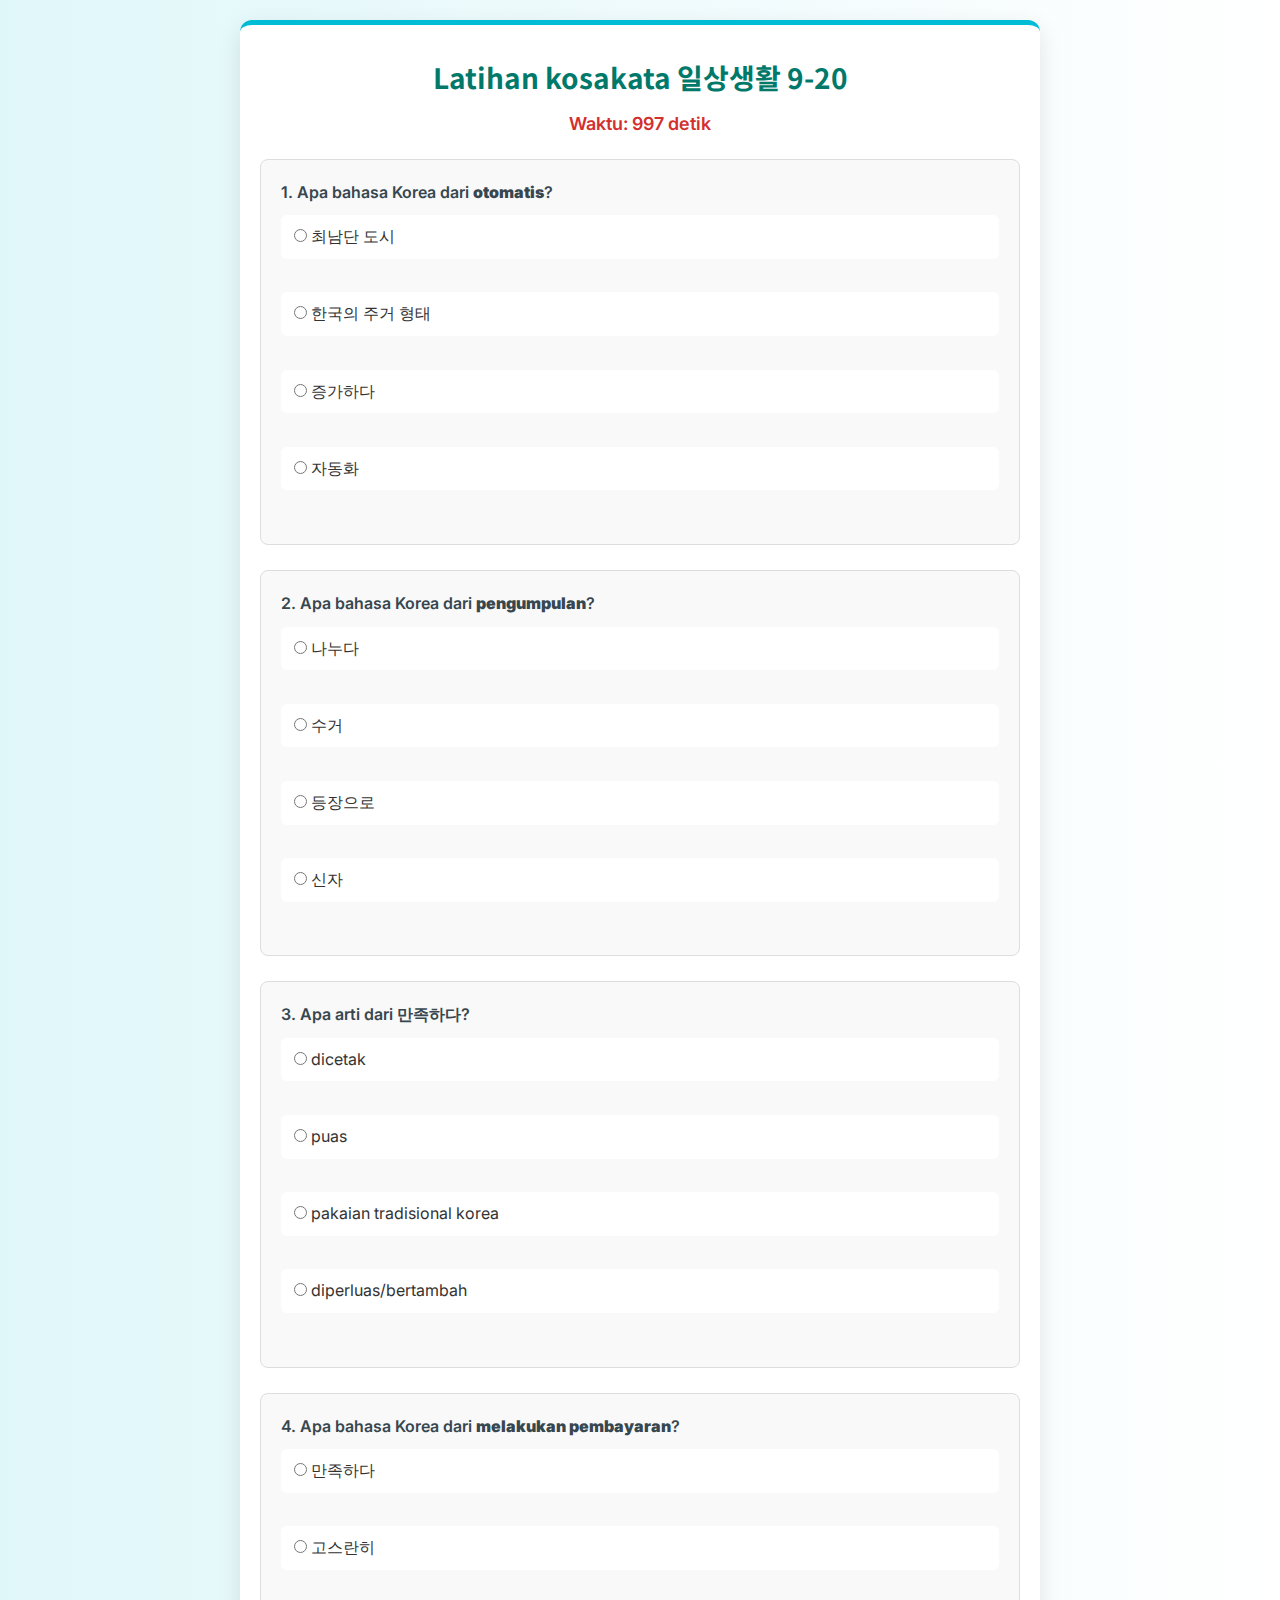
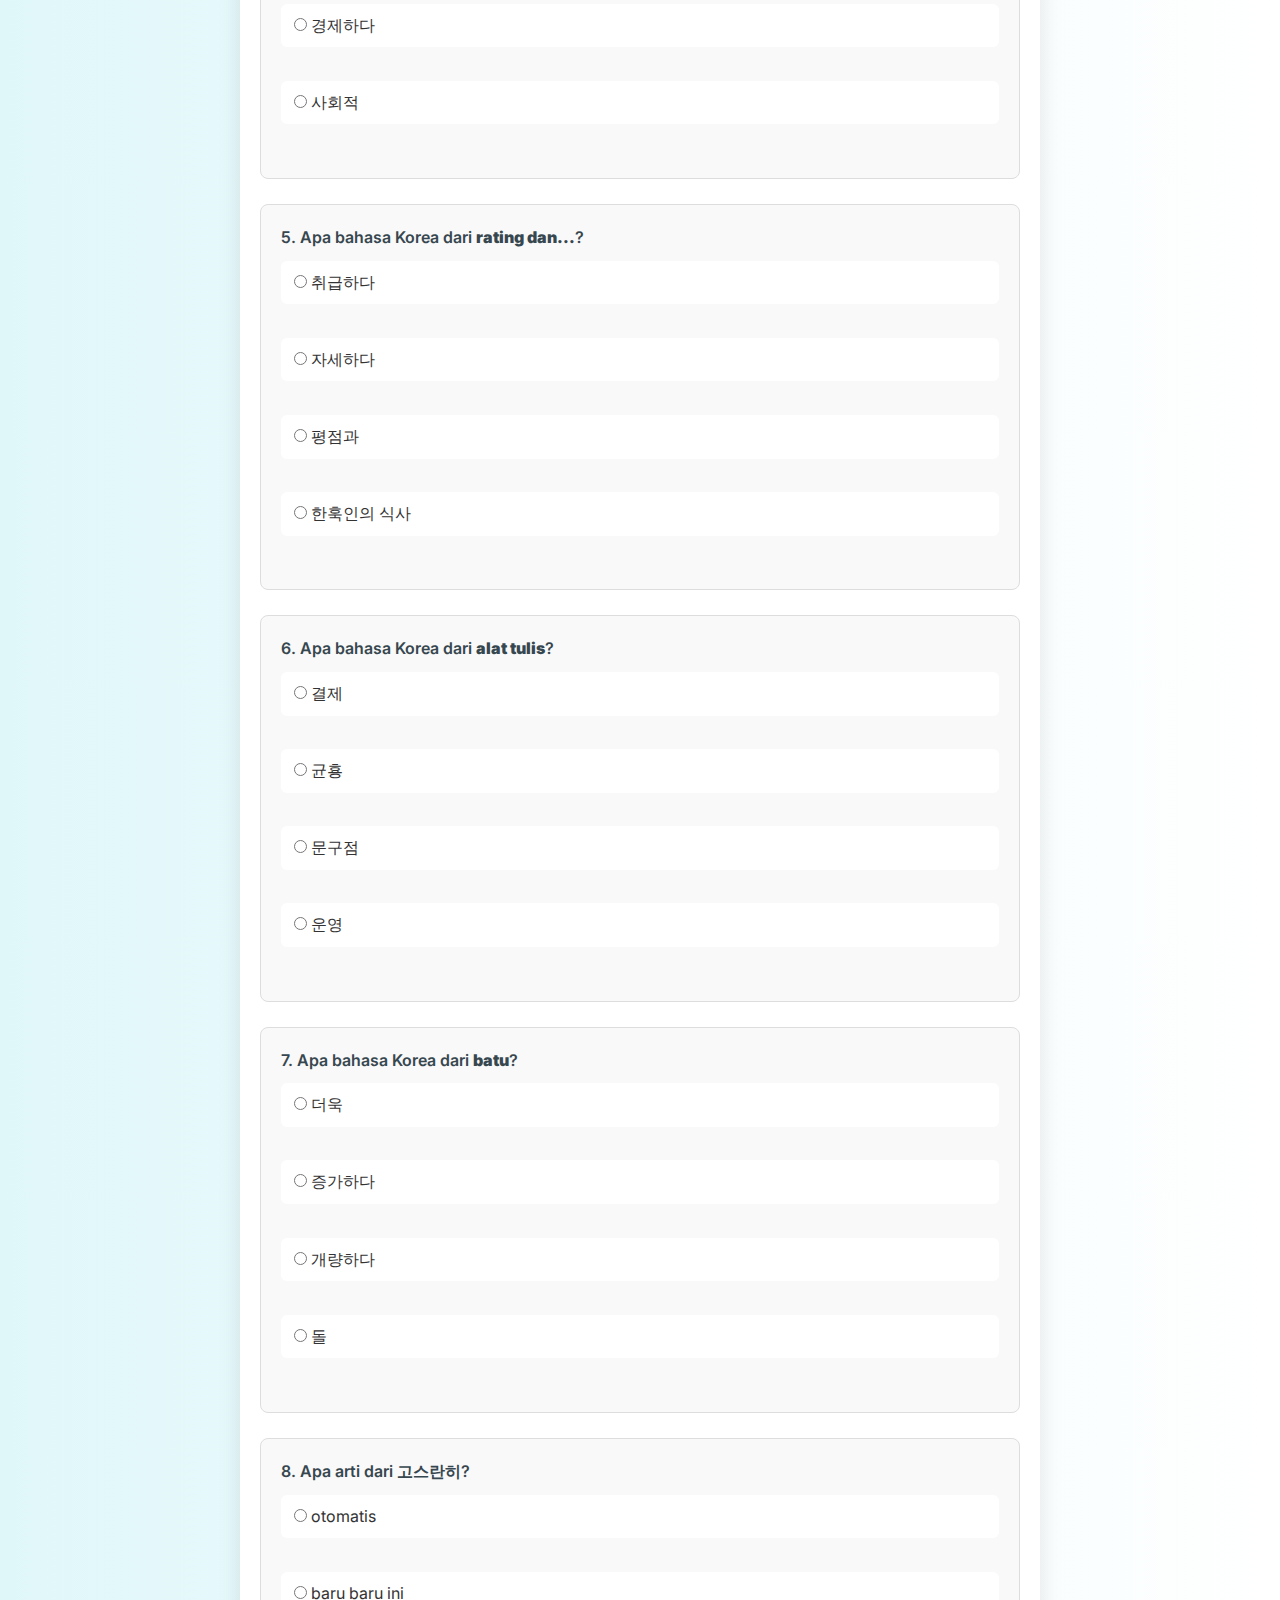
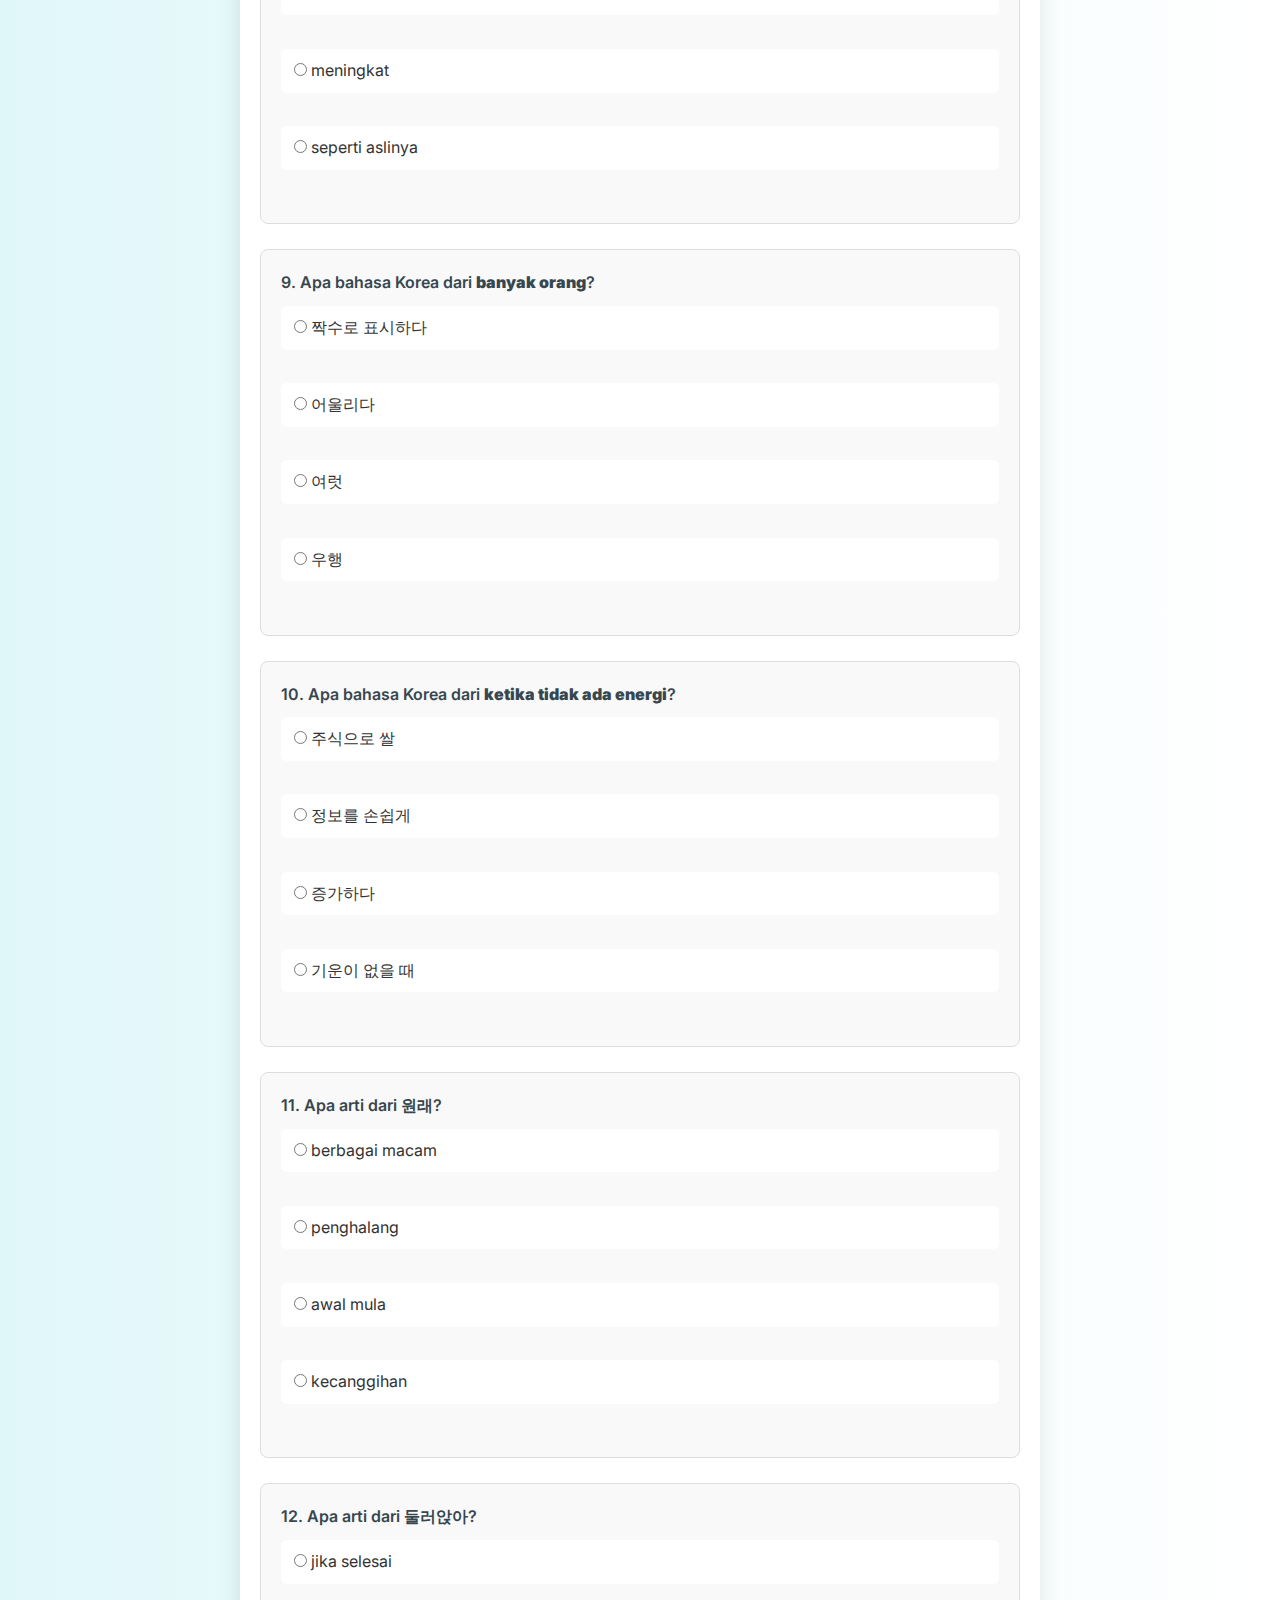
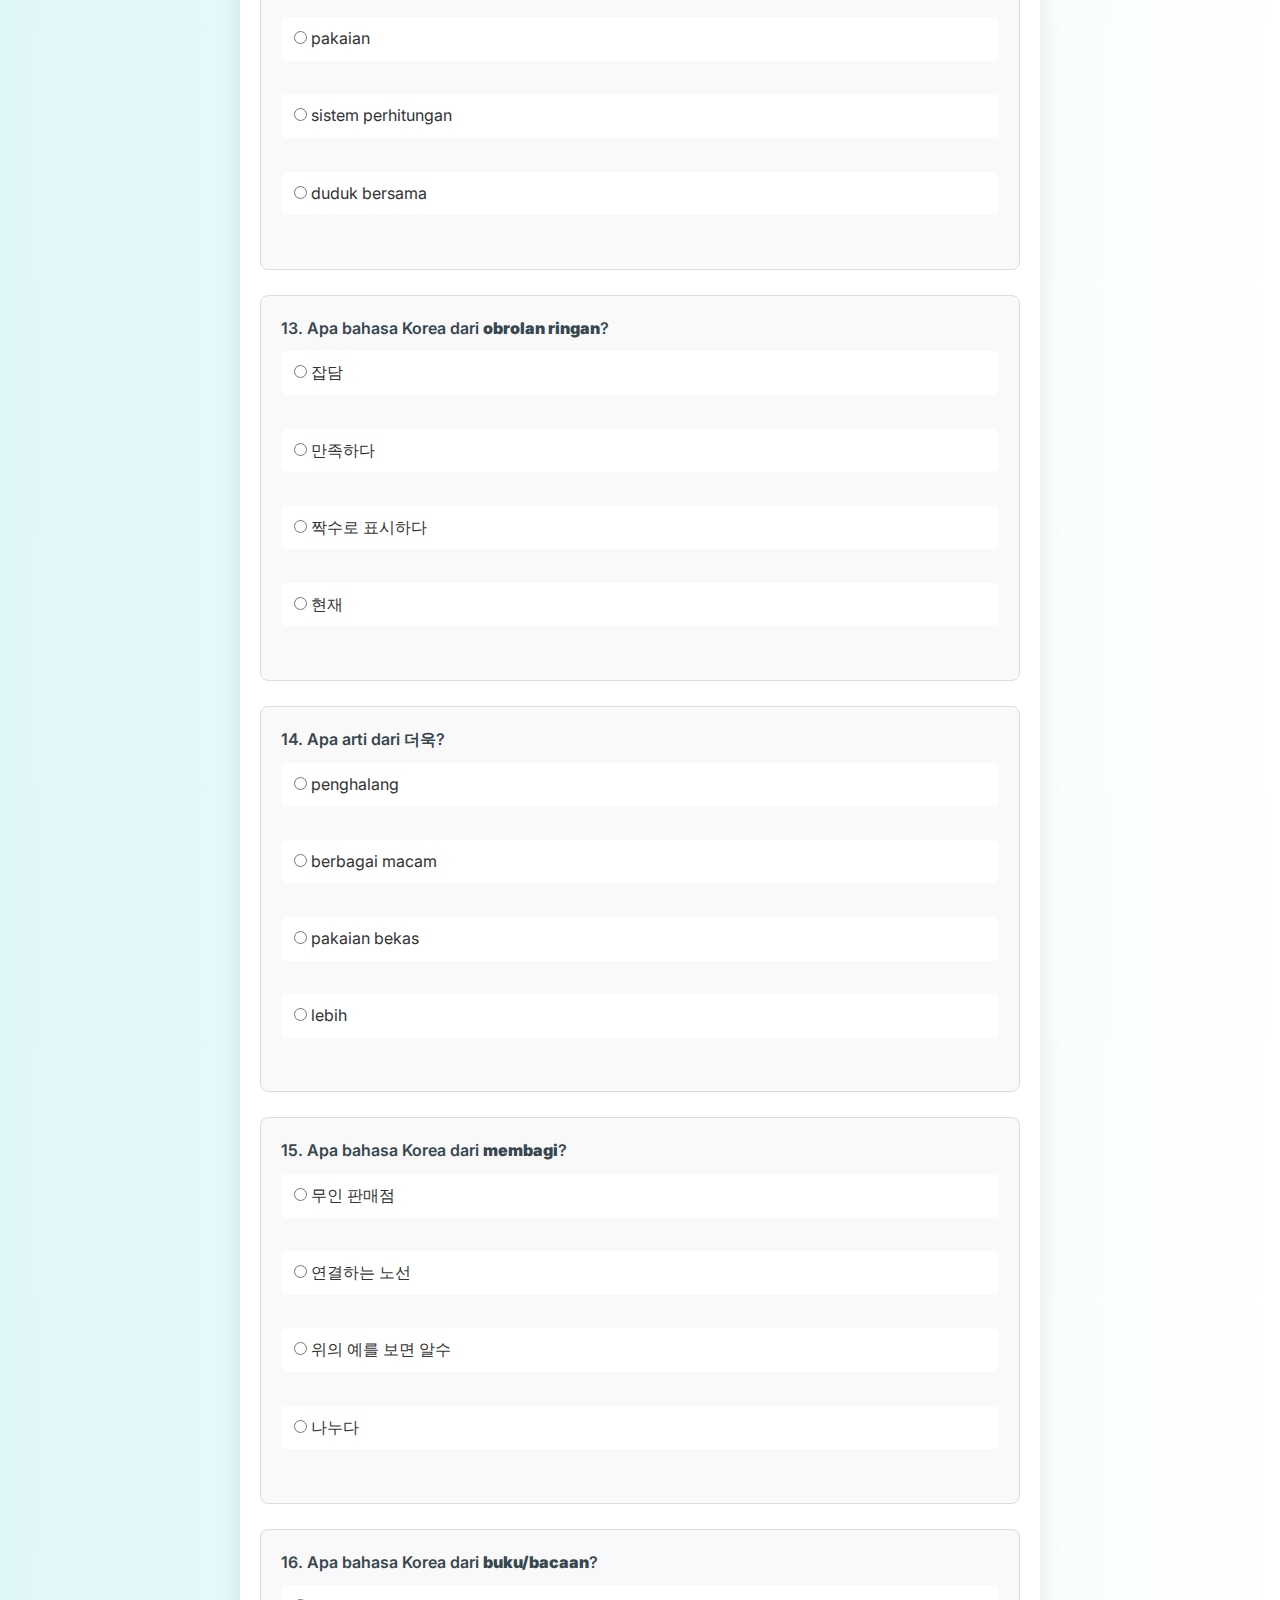
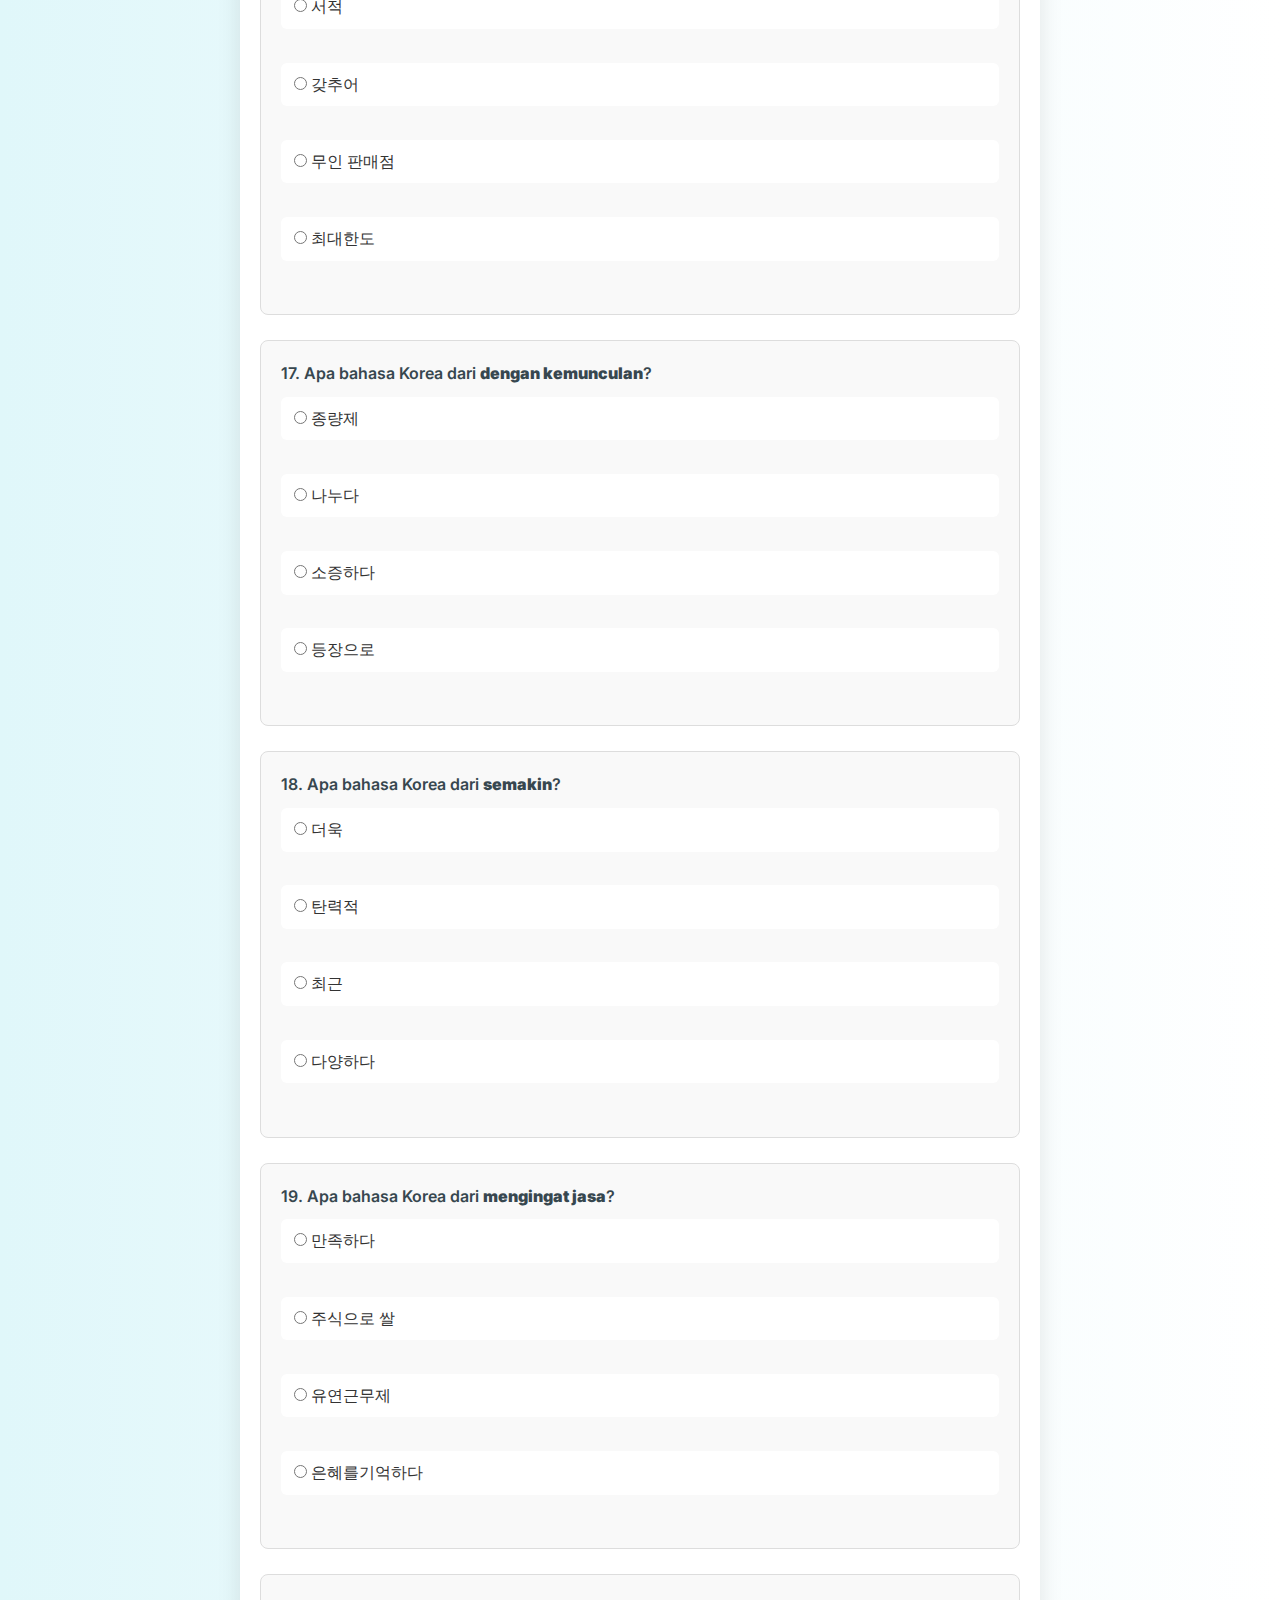
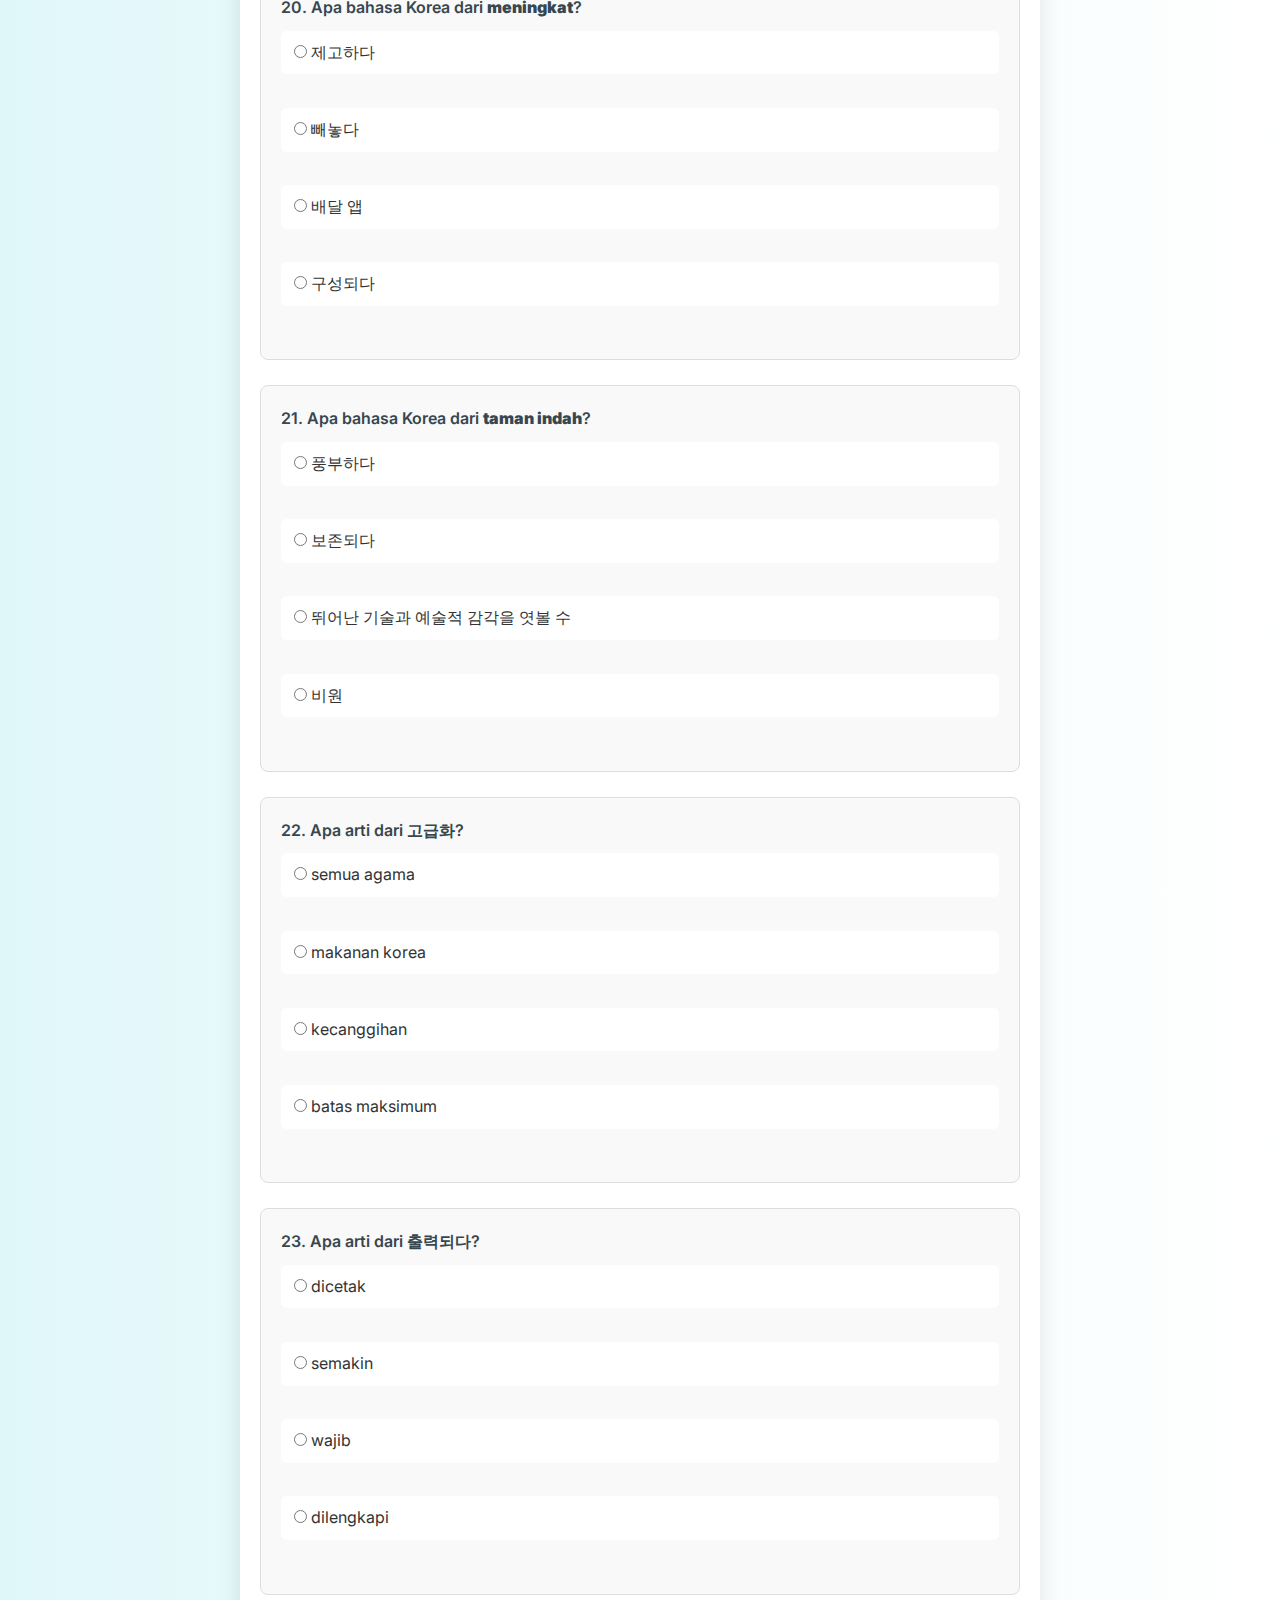
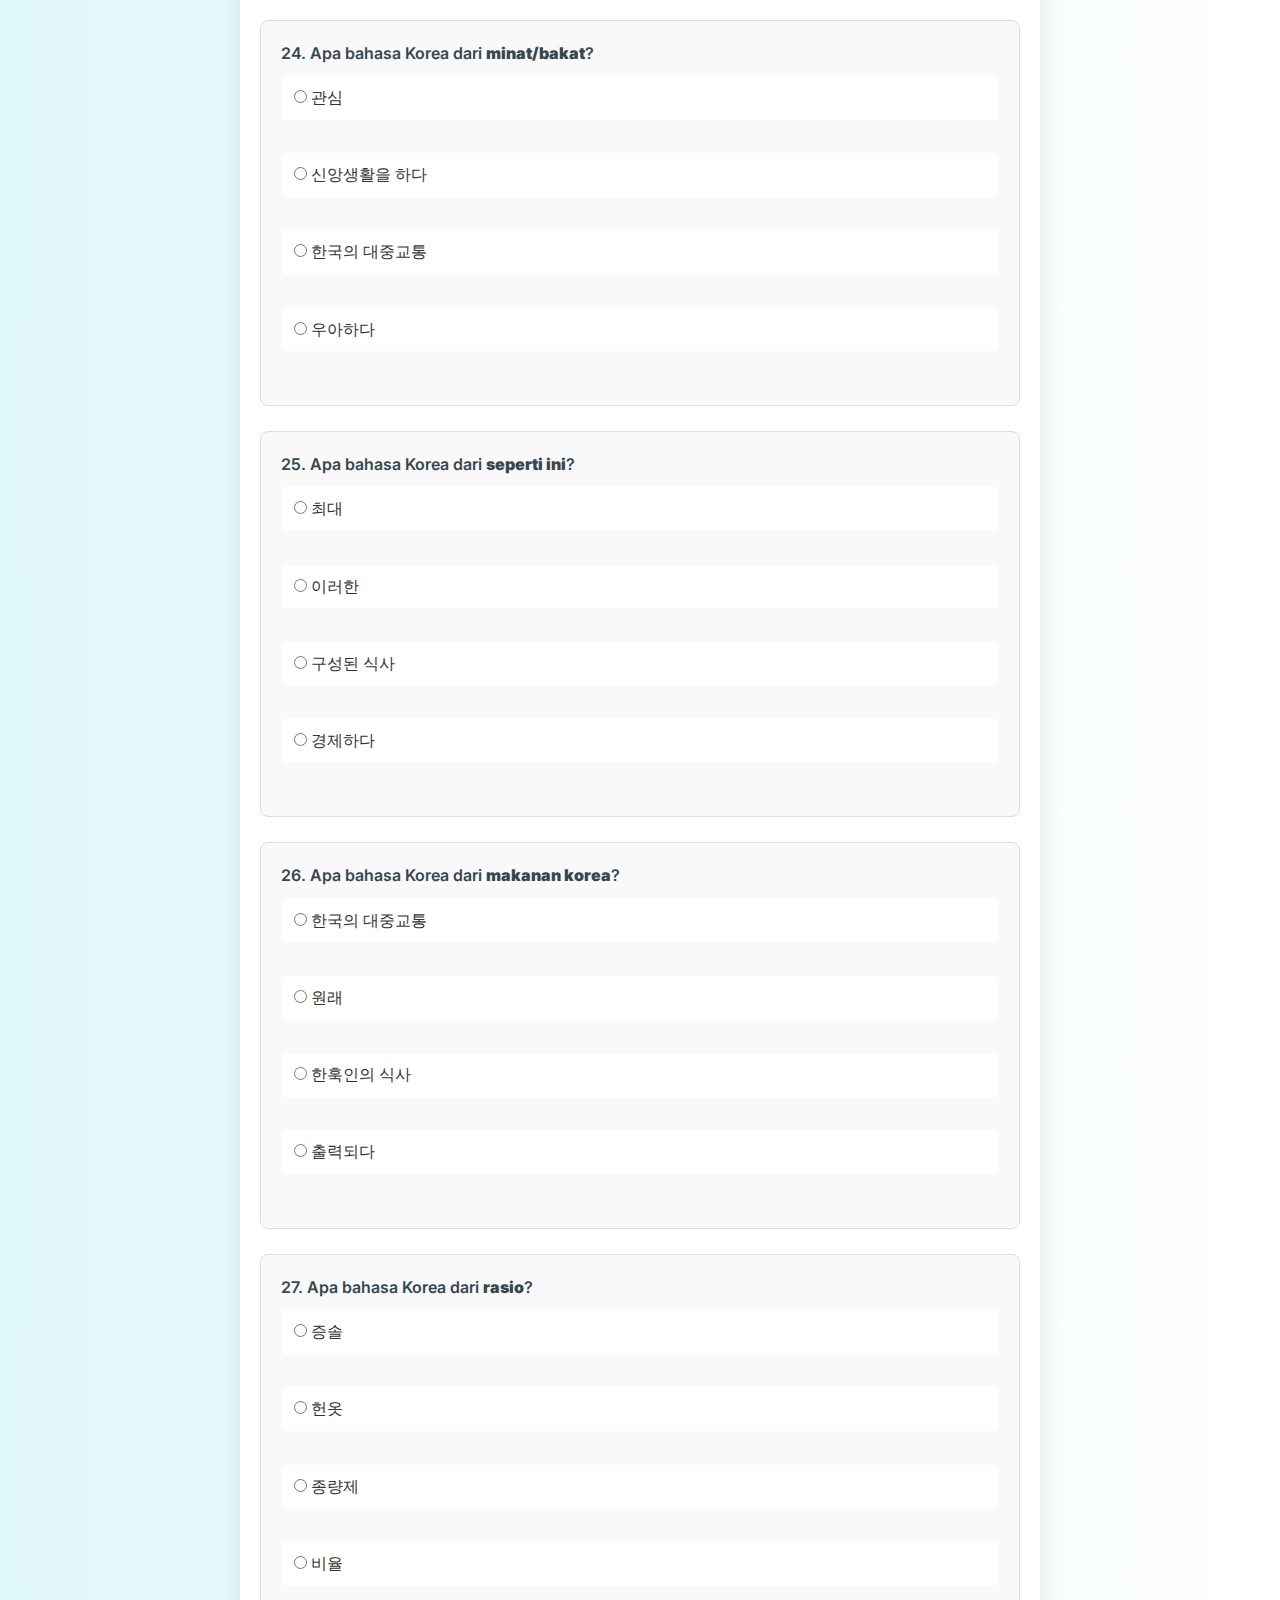
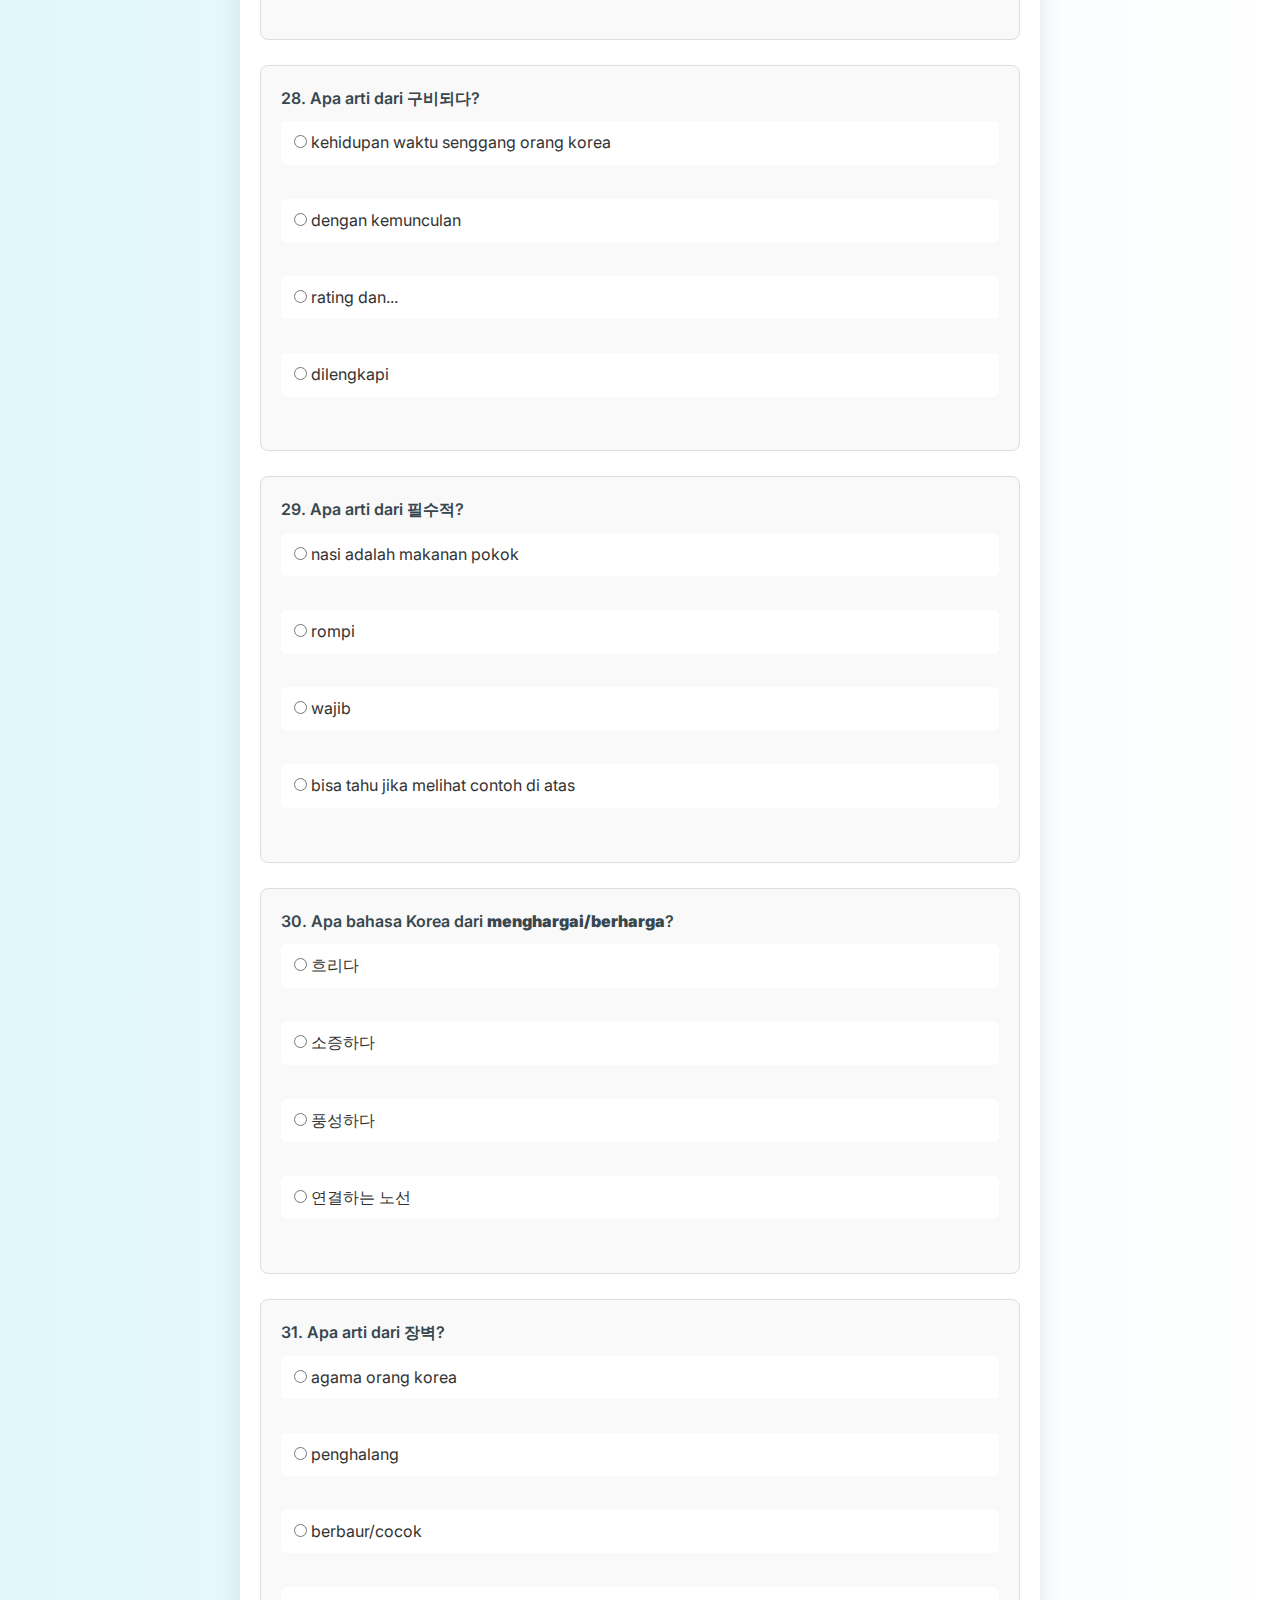
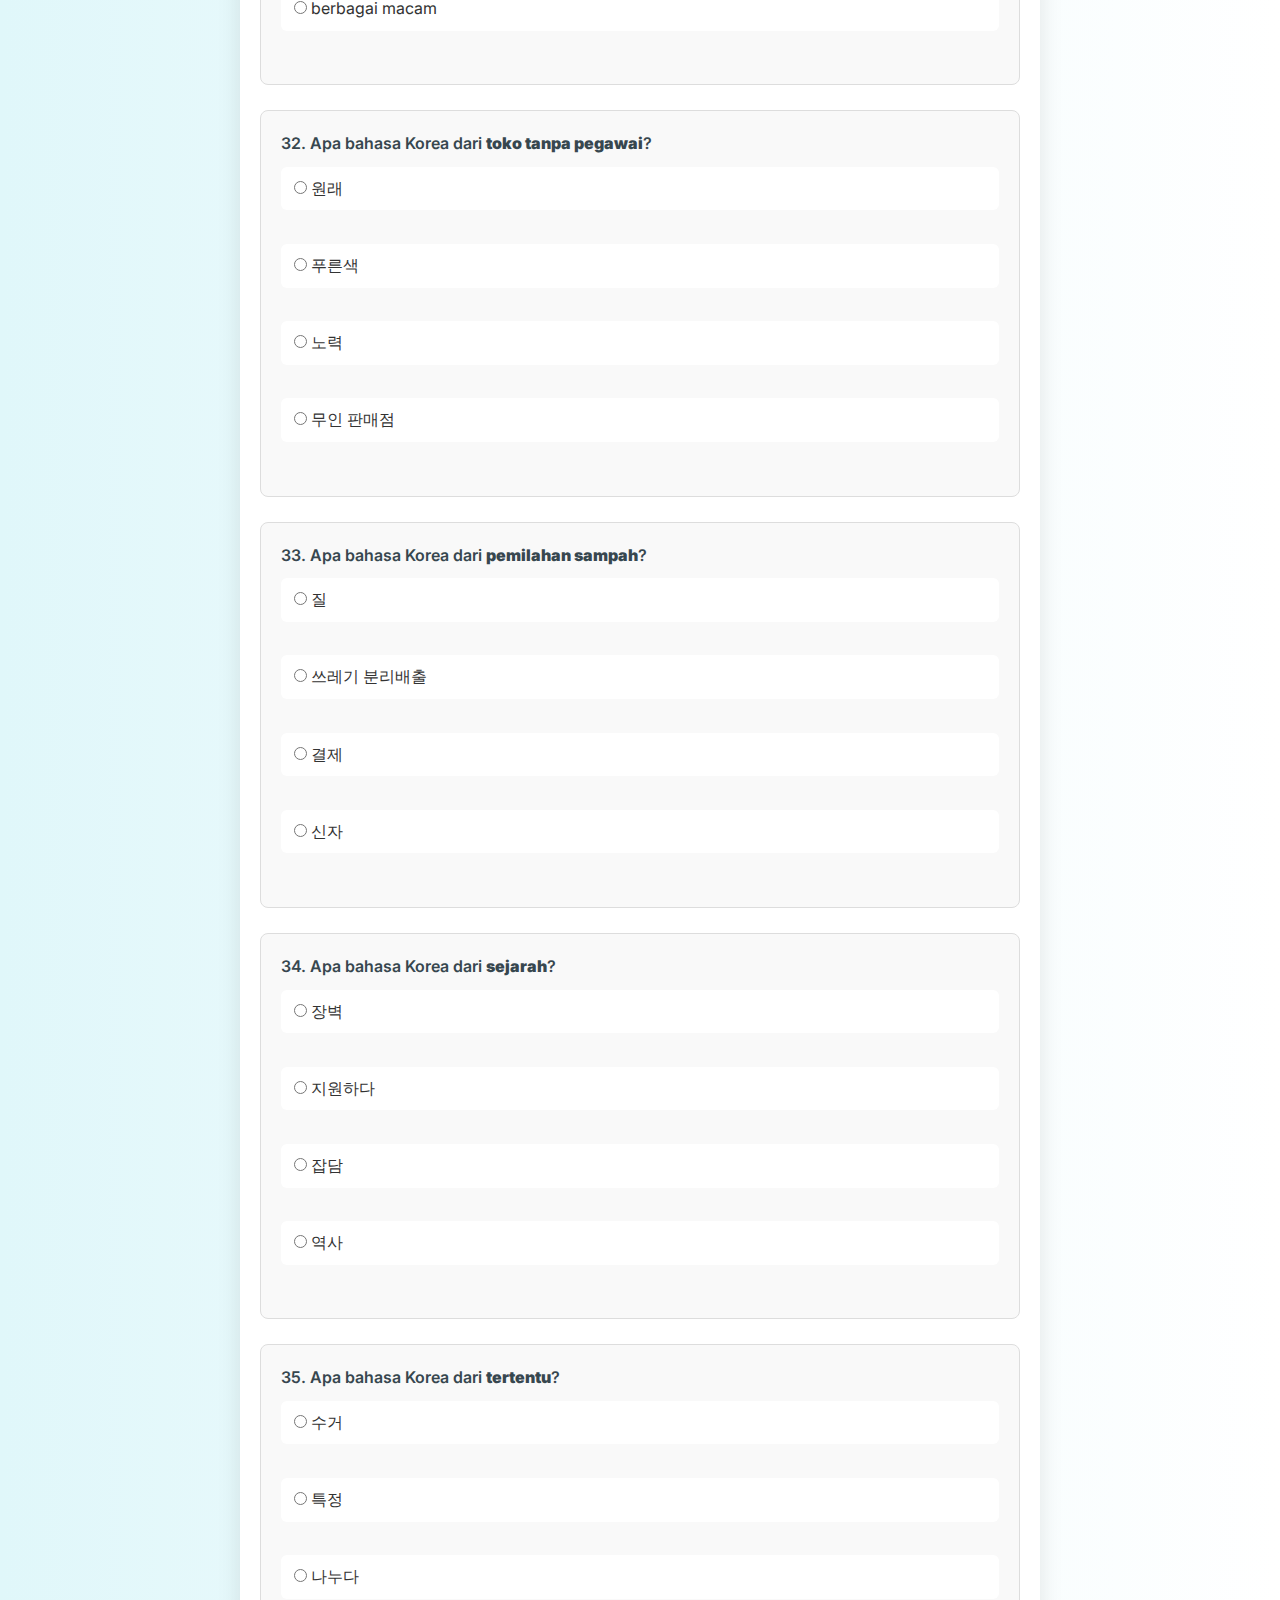
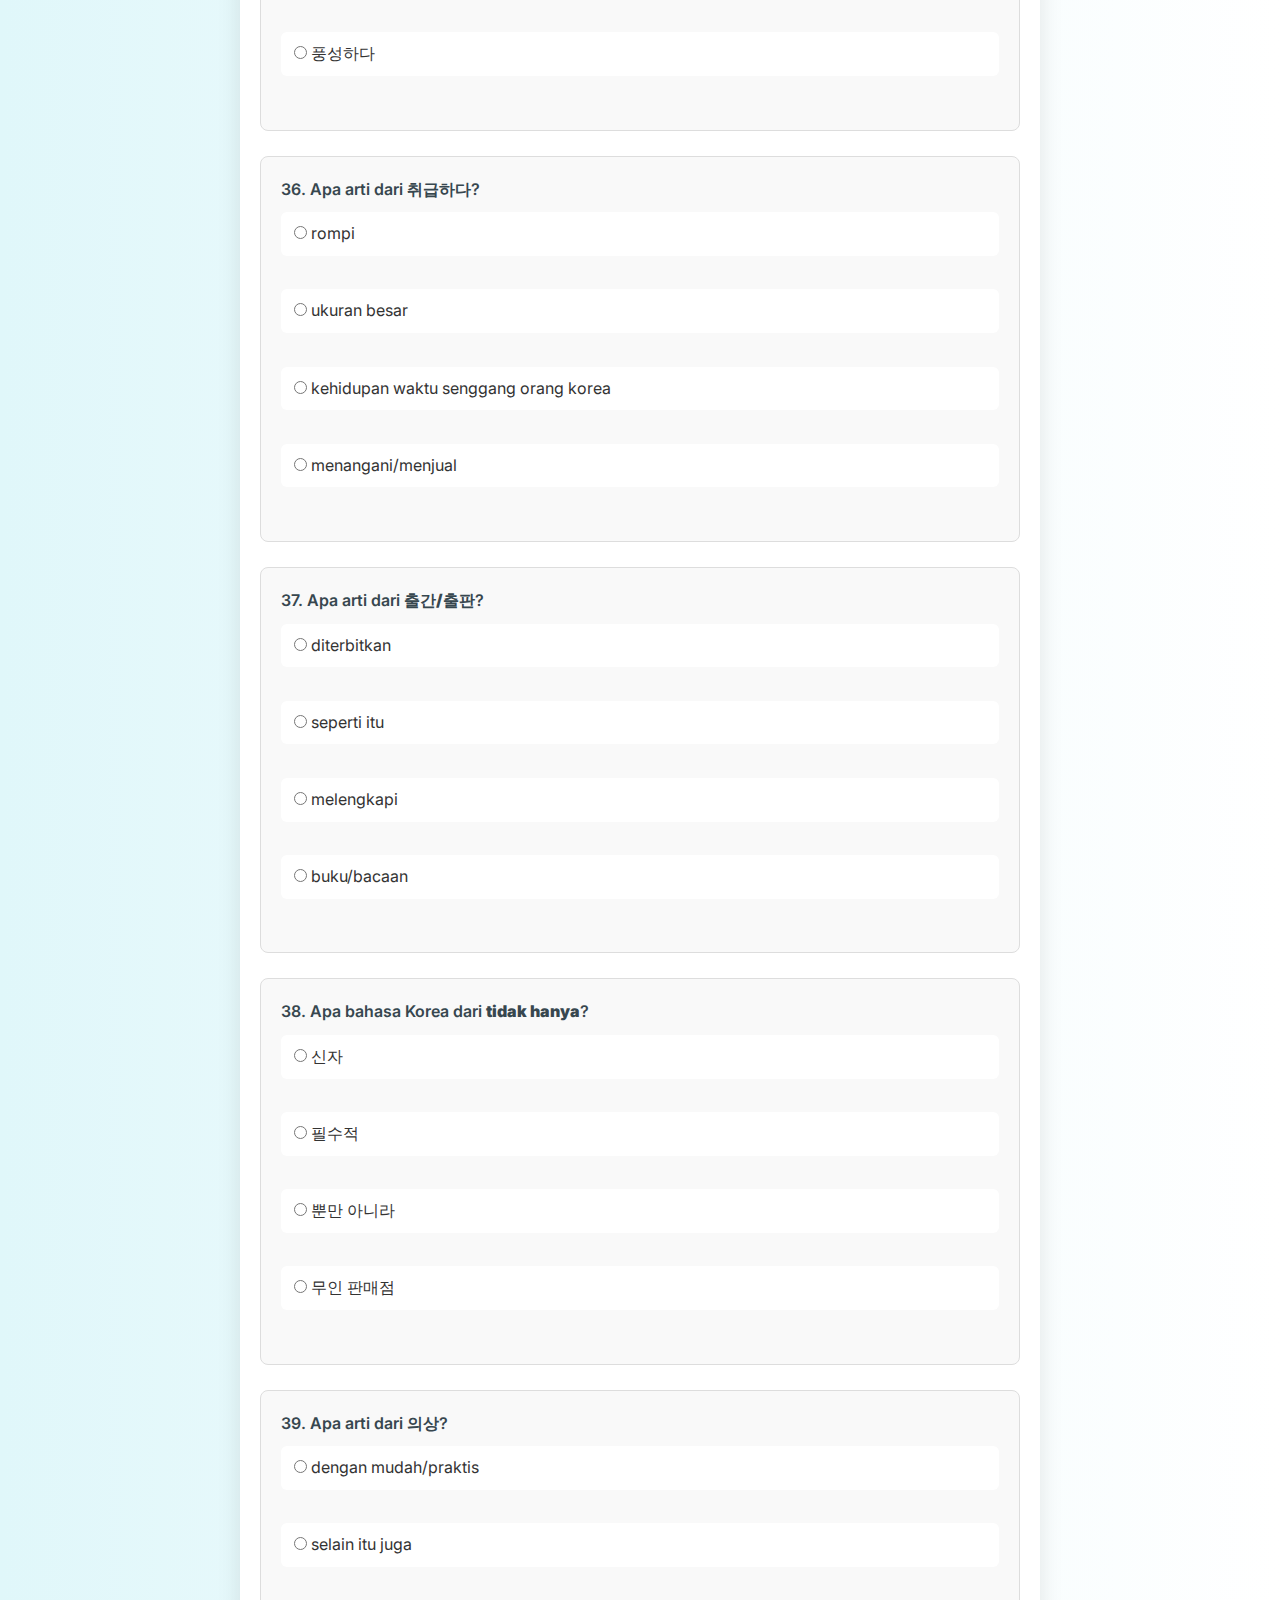
<file: index.html>
<!DOCTYPE html>
<html lang="id">
<head>
    <meta charset="UTF-8">
    <title>Latihan kosakata 일상생활 9-20</title>
    <link rel="stylesheet" href="style.css">
</head>      
<body>
  <div class="container">
    <h1>Latihan kosakata 일상생활 9-20</h1>
    <h2 id="timer">Waktu: 10 detik</h2>
    <form id="quizForm"></form>
    <button onclick="checkAnswers()">Periksa Jawaban</button>
    <button onclick="location.reload()">🔁 Ulangi Kuis</button>
    <div id="result"></div>
  </div>
  <script src="script.js"></script>
</body>
</html>
</file>
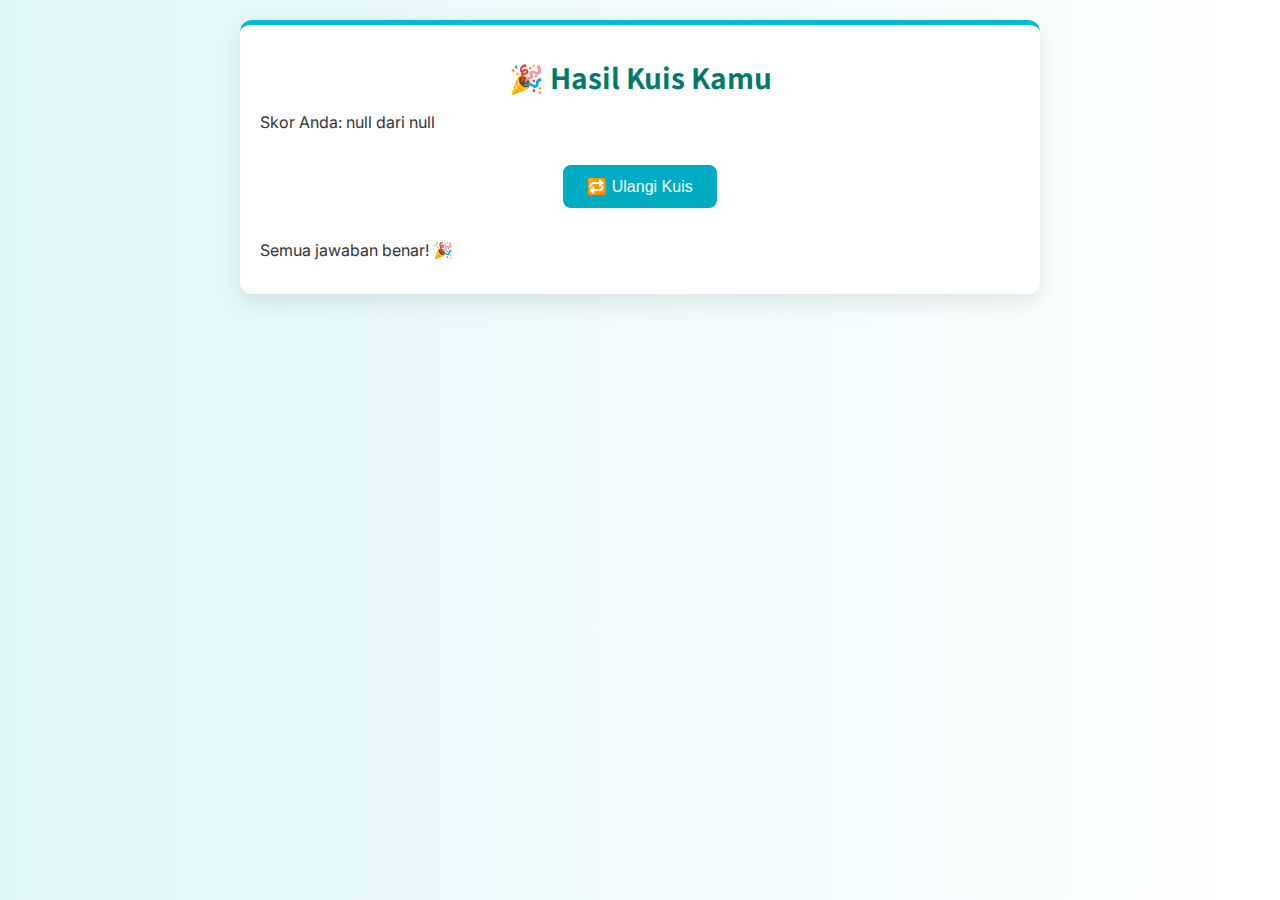
<file: hasil.html>
<!DOCTYPE html>
<html lang="id">
<head>
  <meta charset="UTF-8">
  <title>Hasil Kuis</title>
  <link rel="stylesheet" href="style.css">
</head>
<body>
  <div class="container">
    <h1>🎉 Hasil Kuis Kamu</h1>
    <p id="skor"></p>
    <button onclick="location.href='index.html'">🔁 Ulangi Kuis</button>
    <div id="wrongList" style="margin-top: 30px;"></div>
  </div>
  <script>
    window.addEventListener("load", () => {
      document.body.classList.add("loaded");
    });
  
    const skor = localStorage.getItem("skorKuis");
    const total = localStorage.getItem("totalSoal");
    const wrongs = JSON.parse(localStorage.getItem("wrongAnswers")) || [];
  
    document.getElementById("skor").textContent = `Skor Anda: ${skor} dari ${total}`;
  
    const wrongList = document.getElementById("wrongList");
  
    if (wrongs.length === 0) {
      wrongList.innerHTML = "<p>Semua jawaban benar! 🎉</p>";
    } else {
      wrongs.forEach((item, i) => {
        const div = document.createElement("div");
        div.className = "question";
        div.innerHTML = `
          <p><strong>Soal ${i + 1}:</strong> ${item.question}</p>
          <p>Jawaban Anda: <span style="color:red">${item.chosen}</span></p>
          <p>Jawaban Benar: <span style="color:green">${item.correct}</span></p>
        `;
        wrongList.appendChild(div);
      });
    }
  </script>
  
</body>
</html>
</file>
<file: style.css>
@import url('https://fonts.googleapis.com/css2?family=Inter:wght@400;600&display=swap');
@import url('https://fonts.googleapis.com/css2?family=Noto+Sans+KR:wght@700&display=swap');

* {
  box-sizing: border-box;
  margin: 0;
  padding: 0;
}
body {
  font-family: 'Inter', sans-serif;
  background: linear-gradient(to right, #e0f7fa, #fff);
  color: #333;
  padding: 20px;
  line-height: 1.6;
}

.container {
  max-width: 800px;
  margin: auto;
  background-color: #fff;
  padding: 30px 20px;
  border-radius: 12px;
  box-shadow: 0 8px 25px rgba(0, 0, 0, 0.1);
  border-top: 5px solid #00bcd4;
}

h1 {
  text-align: center;
  color: #00796b;
  margin-bottom: 10px;
  font-size: 28px;
  font-family: 'Noto Sans KR', 'Inter', sans-serif;
}

#timer {
  text-align: center;
  font-weight: 600;
  color: #d32f2f;
  font-size: 18px;
  margin-bottom: 20px;
}

.question {
  background-color: #f9f9f9;
  border: 1px solid #ddd;
  padding: 20px;
  border-radius: 8px;
  margin-bottom: 25px;
}

.question p {
  font-weight: 600;
  margin-bottom: 10px;
  color: #37474f;
}

label {
  display: block;
  padding: 8px 12px;
  margin-bottom: 8px;
  border-radius: 6px;
  border: 1px solid transparent;
  background-color: #fff;
  transition: 0.3s;
  cursor: pointer;
}

label:hover {
  background-color: #e0f7fa;
  border-color: #00acc1;
}

input[type="radio"]:checked + label {
  background-color: #b2ebf2;
  border-color: #00acc1;
}

button {
  display: block;
  margin: 30px auto 10px;
  padding: 12px 24px;
  background: #00acc1;
  color: white;
  border: none;
  font-size: 16px;
  border-radius: 8px;
  cursor: pointer;
  transition: background 0.3s ease;
}

button:hover {
  background: #00838f;
}

#result {
  text-align: center;
  font-size: 20px;
  margin-top: 25px;
  color: #2e7d32;
  font-weight: bold;
}

/* Tambahan untuk responsif mobile */
@media (max-width: 600px) {
  .container {
    padding: 20px 15px;
  }

  h1 {
    font-size: 22px;
  }

  button {
    width: 100%;
    font-size: 16px;
  }
}
/* Efek animasi fade slide */
@keyframes fadeSlideUp {
  0% {
    opacity: 0;
    transform: translateY(30px);
  }
  100% {
    opacity: 1;
    transform: translateY(0);
  }
}

.container {
  animation: fadeSlideUp 0.6s ease forwards;
}

.question {
  animation: fadeSlideUp 0.5s ease forwards;
}

/* Tombol hover animasi */
button {
  transition: all 0.3s ease;
}

button:hover {
  transform: scale(1.05);
  background: #00838f;
}

/* Transisi keluar */
.fade-out {
  opacity: 0;
  transform: scale(0.95);
  transition: all 0.5s ease-in-out;
}

/* Transisi masuk */
body {
  
  transition: opacity 0.5s ease-in-out;
}

body.loaded {
  opacity: 1;
}
</file>
